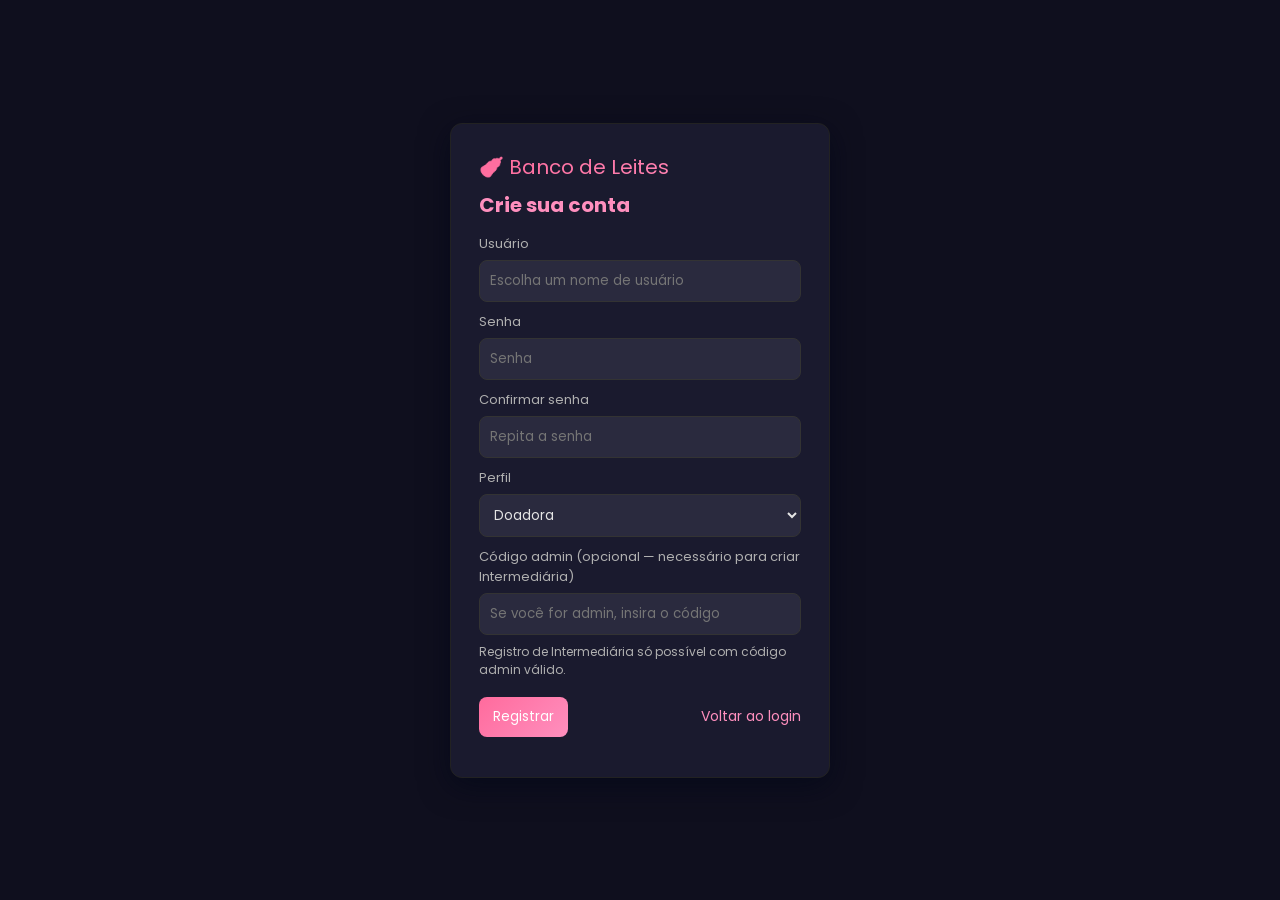
<file: front/src/pages/CadastroPage/index.html>
<!DOCTYPE html>
<html lang="pt-BR">
<head>
  <meta charset="UTF-8">
  <meta name="viewport" content="width=device-width, initial-scale=1.0">
  <title>Registrar — Banco de Leites</title>
  <link rel="stylesheet" href="styles.css">
  <script type="module" src="script.js" defer></script>
</head>
<body>
  <div class="register-page">
    <div class="register-card">
      <div class="logo">🍼 Banco de Leites</div>
      <h2>Crie sua conta</h2>
    
      <div id="register-error" class="error-msg">As senhas não coincidem. </div>
      <form id="register-form">
        <label>Usuário</label>
        <input type="text" id="reg-username" name="user" placeholder="Escolha um nome de usuário" required autocomplete="off">

        <label>Senha</label>
        <input type="password" id="reg-password" name="password" placeholder="Senha" required>

        <label>Confirmar senha</label>
        <input type="password" id="reg-password-confirm" name="confirm_password" placeholder="Repita a senha" required>

        <label>Perfil</label>
        <select name="profile" id="reg-role">
          <option value="doador">Doadora</option>
          <option value="intermediario">Receptora</option>
        </select>

        <label>Código admin (opcional — necessário para criar Intermediária)</label>
        <input type="text" id="reg-admin-code" name="adm-code" placeholder="Se você for admin, insira o código">

        <div class="hint">Registro de Intermediária só possível com código admin válido.</div>

        <div class="actions">
          <button type="submit" class="btn-primary" id="registrar">Registrar</button>
          <a class="btn-link" href="../LoginPage/login.html">Voltar ao login</a>
        </div>

        <div id="reg-message" class="message"></div>
      </form>
    </div>
  </div>
</body>
</html>
</file>
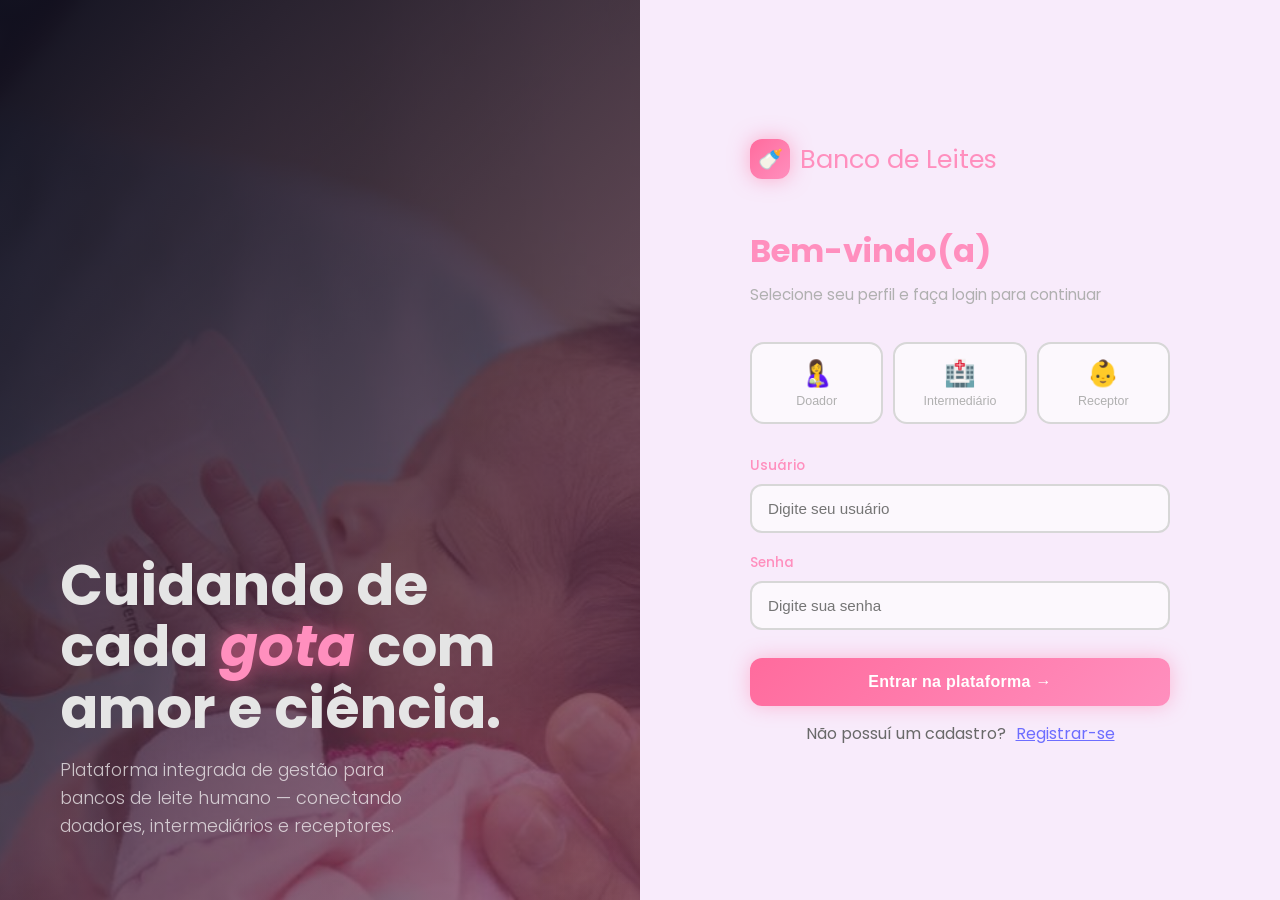
<file: front/src/pages/LoginPage/login.html>
<!DOCTYPE html>
<html lang="pt-BR">
<head>
<meta charset="UTF-8">
<meta name="viewport" content="width=device-width, initial-scale=1.0">
<title>Banco de Leites — BL</title>
<link rel="preconnect" href="https://fonts.googleapis.com">
<link rel="preconnect" href="https://fonts.gstatic.com" crossorigin>
<link href="https://fonts.googleapis.com/css2?family=Poppins:ital,wght@0,100;0,200;0,300;0,400;0,500;0,600;0,700;0,800;0,900;1,100;1,200;1,300;1,400;1,500;1,600;1,700;1,800;1,900&display=swap" rel="stylesheet">
<link rel="stylesheet" href="styles.css">
<script type='module' src="script.js"></script>
</head>
<body>

<!-- ===== LOGIN ===== -->
<div id="login-page">
  <div class="login-visual">
    <img src="../../../assets/bebe.jpg" alt="Laboratório" onerror="this.style.display='none'">
    <div class="login-visual-overlay">
      <div class="login-visual-text">
        <h1>Cuidando de cada <em>gota</em> com amor e ciência.</h1>
        <p>Plataforma integrada de gestão para bancos de leite humano — conectando doadores, intermediários e receptores.</p>
      </div>
    </div>
  </div>

  <div class="login-form-side">
    <div class="login-form-container">
      <div class="login-logo">
        <div class="logo-icon">🍼</div>
        <span>Banco de Leites</span>
      </div>

      <h2>Bem-vindo(a)</h2>
      <p class="subtitle">Selecione seu perfil e faça login para continuar</p>

      <div class="role-selector">
        <button class="role-btn" data-role="doador" onclick="selectRole(this, 'doador')">
          <span class="role-icon">🤱</span>
          <span class="role-label">Doador</span>
        </button>
        <button class="role-btn" data-role="intermediario" onclick="selectRole(this, 'intermediario')">
          <span class="role-icon">🏥</span>
          <span class="role-label">Intermediário</span>
        </button>
        <button class="role-btn" data-role="receptor" onclick="selectRole(this, 'receptor')">
          <span class="role-icon">👶</span>
          <span class="role-label">Receptor</span>
        </button>
      </div>

      <div id="login-error" class="error-msg">Usuário ou senha incorretos. Tente novamente.</div>
      <div id="norole-error" class="error-msg">Selecione uma opção para fazer o login.</div>

      <div class="form-group">
        <label>Usuário</label>
        <input type="text" class="form-input" id="login-user" placeholder="Digite seu usuário" autocomplete="off">
      </div>

      <div class="form-group">
        <label>Senha</label>
        <input type="password" class="form-input" id="login-pass" placeholder="Digite sua senha">
      </div>

      <button class="btn-primary" onclick="doLogin()">Entrar na plataforma →</button>
      <p class="flex row center" style="padding: 15px; gap: 10px;"> Não possuí um cadastro? <a href="../CadastroPage/index.html"> Registrar-se </a></p>
    </div>
  </div>
</div>

<!-- ===== APP SHELL ===== -->
<div id="app-shell">
  <div class="topbar">
    <div class="topbar-logo">
      <div class="tl-icon">🍼</div>
      BL
    </div>
    <div class="topbar-right">
      <div class="topbar-user">
        <div class="user-avatar" id="user-avatar">👤</div>
        <span id="user-name-display">—</span>
        <span class="role-badge" id="role-badge-display">—</span>
      </div>
      <button class="btn-logout" onclick="doLogout()">Sair</button>
    </div>
  </div>

  <!-- DONOR TABS -->
  <div class="tab-nav" id="donor-tabs" style="display:none">
    <button class="tab-btn active" onclick="switchTab('donor','formulario',this)">📋 Formulário de Doação</button>
  </div>

  <!-- INTERMEDIARIO TABS -->
  <div class="tab-nav" id="inter-tabs" style="display:none">
    <button class="tab-btn active" onclick="switchTab('inter','respostas',this)">📥 Respostas dos Doadores</button>
    <button class="tab-btn" onclick="switchTab('inter','leites',this)">🧊 Registro de Leites</button>
    <button class="tab-btn" onclick="switchTab('inter','pedidos',this)">📤 Pedidos dos Receptores</button>
  </div>

  <!-- RECEPTOR TABS -->
  <div class="tab-nav" id="receptor-tabs" style="display:none">
    <button class="tab-btn active" onclick="switchTab('receptor','solicitar',this)">📝 Fazer Pedido</button>
    <button class="tab-btn" onclick="switchTab('receptor','meuspedidos',this)">📋 Meus Pedidos</button>
  </div>

  <div class="main-content">

    <!-- ============ DONOR PANELS ============ -->
    <div id="panel-donor-formulario" class="panel active">
      <div class="panel-header">
        <h2>Formulário de Doação</h2>
        <p>Preencha todas as informações abaixo. Os dados serão enviados ao intermediário para análise.</p>
      </div>

      <div id="donor-success-state" class="submitted-state" style="display:none">
        <div class="ss-icon">✅</div>
        <h3>Formulário enviado com sucesso!</h3>
        <p>Suas informações foram recebidas pelo intermediário. Você será contactada em breve pelo número de telefone informado.</p>
      </div>

      <div class=" id=">
        <div class="section-label">Informações Pessoais</div>

        <div class="form-grid">
          <div class="form-group-inner">
            <label>Nome Completo *</label>
            <input type="text" id="d-nome" placeholder="Seu nome completo">
          </div>
          <div class="form-group-inner">
            <label>Data de Nascimento *</label>
            <input type="date" id="d-datanascimento">
          </div>
        </div>

        <div class="form-grid">
          <div class="form-group-inner">
            <label>Número de Telefone *</label>
            <input type="tel" id="d-telefone" placeholder="(00) 00000-0000">
          </div>
          <div class="form-group-inner">
            <label>Localização / Cidade *</label>
            <input type="text" id="d-localizacao" placeholder="Cidade — Estado">
          </div>
        </div>

        <hr class="section-divider">
        <div class="section-label">Saúde e Histórico</div>

        <div class="form-grid single">
          <div class="form-group-inner">
            <label>Portadora de alguma doença? Se sim, qual(is)?</label>
            <textarea id="d-doenca" placeholder="Descreva condições de saúde relevantes, ou escreva 'Nenhuma'"></textarea>
          </div>
        </div>

        <div class="form-grid single">
          <div class="form-group-inner">
            <label>Usa algum medicamento ou droga atualmente? Se sim, qual(is)?</label>
            <textarea id="d-medicamento" placeholder="Liste medicamentos em uso, ou escreva 'Nenhum'"></textarea>
          </div>
        </div>

        <div class="form-grid">
          <div class="form-group-inner">
            <label>Faz uso de álcool ou tabaco?</label>
            <div class="radio-group" style="margin-top:10px">
              <label class="radio-option"><input type="radio" name="alcool" value="Não"> Não</label>
              <label class="radio-option"><input type="radio" name="alcool" value="Álcool"> Álcool</label>
              <label class="radio-option"><input type="radio" name="alcool" value="Tabaco"> Tabaco</label>
              <label class="radio-option"><input type="radio" name="alcool" value="Ambos"> Ambos</label>
            </div>
          </div>
          <div class="form-group-inner">
            <label>Está amamentando atualmente?</label>
            <div class="radio-group" style="margin-top:10px">
              <label class="radio-option"><input type="radio" name="amamenta" value="Sim"> Sim</label>
              <label class="radio-option"><input type="radio" name="amamenta" value="Não"> Não</label>
            </div>
          </div>
        </div>

        <hr class="section-divider">
        <div class="section-label">Exames Médicos</div>

        <div class="form-group-inner">
          <label>Enviar fotos dos exames médicos (opcional)</label>
          <label class="file-upload-area" for="d-exames">
            <div class="upload-icon">📎</div>
            <p>Clique para selecionar arquivos de exames (JPG, PNG, PDF)</p>
            <p style="font-size:0.78rem;margin-top:4px;color:#9CA3AF">Máx. 10 MB por arquivo</p>
            <input type="file" id="d-exames" multiple accept="image/*,.pdf">
          </label>
          <p id="files-selected" style="font-size:0.82rem;color:var(--success);margin-top:8px;display:none"></p>
        </div>

        <div class="form-submit-row">
          <button class="btn-secondary" onclick="clearDonorForm()">Limpar</button>
          <button class="btn-submit" onclick="submitDonorForm()">Enviar para o Intermediário →</button>
        </div>
      </div>
    </div>

    <!-- ============ INTERMEDIARIO PANELSsssS ============ -->
    <div id="panel-inter-respostas" class="panel" style="display:none">
      <div class="panel-header">
        <h2>Respostas dos Doadores</h2>
        <p>Formulários recebidos dos doadores cadastrados na plataforma.</p>
      </div>

      <div class="stats-row">
        <div class="stat-card">
          <div class="stat-label">Total Recebido</div>
          <div class="stat-value stat-accent" id="stat-total">0</div>
        </div>
        <div class="stat-card">
          <div class="stat-label">Pendentes</div>
          <div class="stat-value" id="stat-pendentes">0</div>
        </div>
        <div class="stat-card">
          <div class="stat-label">Aprovados</div>
          <div class="stat-value" id="stat-aprovados">0</div>
        </div>
      </div>

      <div class="table-wrapper" id="donor-responses-wrapper">
        <div class="empty-state" id="donor-empty-state">
          <div class="es-icon">📭</div>
          <h3>Nenhum formulário recebido</h3>
          <p>Quando doadores enviarem seus formulários, eles aparecerão aqui.</p>
        </div>
        <table class="data-table" id="donor-responses-table" style="display:none">
          <thead>
            <tr>
              <th>Nome Completo</th>
              <th>Nasc.</th>
              <th>Localização</th>
              <th>Telefone</th>
              <th>Doença</th>
              <th>Medicamento</th>
              <th>Álcool/Tab.</th>
              <th>Exames</th>
              <th>Status</th>
            </tr>
          </thead>
          <tbody id="donor-responses-tbody"></tbody>
        </table>
      </div>
    </div>

    <div id="panel-inter-leites" class="panel" style="display:none">
      <div class="panel-header" style="display:flex;justify-content:space-between;align-items:flex-start">
        <div>
          <h2>Registro de Leites</h2>
          <p>Gerencie cada leva de leite recebida — temperatura, destino e rastreabilidade.</p>
        </div>
        <button class="add-batch-btn" onclick="openBatchModal()">
          + Nova Leva
        </button>
      </div>

      <div class="batches-grid" id="batches-grid">
        <div class="empty-state" style="grid-column:1/-1">
          <div class="es-icon">🧊</div>
          <h3>Nenhuma leva registrada</h3>
          <p>Clique em "Nova Leva" para adicionar um registro de leite recebido.</p>
        </div>
      </div>
    </div>

    <div id="panel-inter-pedidos" class="panel" style="display:none">
      <div class="panel-header">
        <h2>Pedidos dos Receptores</h2>
        <p>Solicitações recebidas de famílias e unidades de saúde aguardando atendimento.</p>
      </div>

      <div class="receptor-requests-list" id="receptor-requests-list">
        <div class="empty-state">
          <div class="es-icon">📤</div>
          <h3>Nenhum pedido recebido</h3>
          <p>Quando receptores enviarem solicitações, elas aparecerão aqui para análise.</p>
        </div>
      </div>
    </div>

    <!-- ============ RECEPTOR PANELS ============ -->
    <div id="panel-receptor-solicitar" class="panel" style="display:none">
      <div class="panel-header">
        <h2>Solicitar Leite</h2>
        <p>Preencha o formulário abaixo para encaminhar seu pedido ao banco de leite.</p>
      </div>

      <div id="receptor-success-state" style="display:none" class="submitted-state">
        <div class="ss-icon">📬</div>
        <h3>Pedido enviado!</h3>
        <p>Sua solicitação foi recebida pelo intermediário e está em análise. Você será contactado pelo telefone informado.</p>
        <button class="btn-submit" style="margin-top:28px" onclick="newReceptorRequest()">Fazer outro pedido</button>
      </div>

      <div class="rf-card" id="receptor-form-card">
        <h3>Dados do Solicitante</h3>
        <p class="rf-sub">Todas as informações são confidenciais e utilizadas somente para o processo de doação.</p>

        <div class="form-grid">
          <div class="form-group-inner">
            <label>Nome Completo *</label>
            <input type="text" id="r-nome" placeholder="Nome completo do responsável">
          </div>
          <div class="form-group-inner">
            <label>Data de Nascimento *</label>
            <input type="date" id="r-data">
          </div>
        </div>

        <div class="form-grid">
          <div class="form-group-inner">
            <label>CPF *</label>
            <input type="text" id="r-cpf" placeholder="000.000.000-00" maxlength="14">
          </div>
          <div class="form-group-inner">
            <label>Número de Telefone *</label>
            <input type="tel" id="r-telefone" placeholder="(00) 00000-0000">
          </div>
        </div>

        <div class="form-grid single">
          <div class="form-group-inner">
            <label>Observações / Motivo da solicitação</label>
            <textarea id="r-obs" placeholder="Informe o motivo do pedido, dados do bebê, etc."></textarea>
          </div>
        </div>

        <div class="form-submit-row">
          <button class="btn-submit" onclick="submitReceptorRequest()">Enviar Pedido →</button>
        </div>
      </div>
    </div>

    <div id="panel-receptor-meuspedidos" class="panel" style="display:none">
      <div class="panel-header">
        <h2>Meus Pedidos</h2>
        <p>Histórico de solicitações enviadas ao banco de leite.</p>
      </div>
      <div id="my-requests-list" class="receptor-requests-list">
        <div class="empty-state">
          <div class="es-icon">📋</div>
          <h3>Nenhum pedido enviado</h3>
          <p>Seus pedidos enviados aparecerão aqui.</p>
        </div>
      </div>
    </div>

  </div><!-- /main-content -->
</div><!-- /app-shell -->

<!-- ===== BATCH MODAL ===== -->
<div class="modal-overlay" id="batch-modal">
  <div class="modal-box">
    <h3>Nova Leva de Leite</h3>
    <p class="modal-sub">Registre os dados da leva recebida. Cada bloco representa uma remessa de leite.</p>

    <div class="form-grid">
      <div class="form-group-inner">
        <label>Identificador / Código da Leva</label>
        <input type="text" id="b-id" placeholder="Ex: LEVA-2024-001">
      </div>
      <div class="form-group-inner">
        <label>Temperatura (°C)</label>
        <input type="number" id="b-temp" placeholder="-18" step="0.1">
      </div>
    </div>

    <div class="form-grid">
      <div class="form-group-inner">
        <label>Data de Retirada</label>
        <input type="date" id="b-retirada">
      </div>
      <div class="form-group-inner">
        <label>Data de Uso / Validade</label>
        <input type="date" id="b-uso">
      </div>
    </div>

    <div class="form-grid single">
      <div class="form-group-inner">
        <label>Localização Atual</label>
        <input type="text" id="b-local" placeholder="Ex: Freezer A — Prateleira 2">
      </div>
    </div>

    <div class="form-grid single">
      <div class="form-group-inner">
        <label>Destinado a (Receptor / Instituição)</label>
        <input type="text" id="b-destino" placeholder="Nome do receptor ou instituição">
      </div>
    </div>

    <div class="form-submit-row">
      <button class="btn-secondary" onclick="closeBatchModal()">Cancelar</button>
      <button class="btn-submit" onclick="saveBatch()">Salvar Leva</button>
    </div>
  </div>
</div>
</body>
</html>
</file>
<file: front/src/pages/CadastroPage/styles.css>
@import url('https://fonts.googleapis.com/css2?family=Poppins:ital,wght@0,100;0,200;0,300;0,400;0,500;0,600;0,700;0,800;0,900;1,100;1,200;1,300;1,400;1,500;1,600;1,700;1,800;1,900&display=swap');

:root {
	--rose: #FF6B9D;
	--rose-light: #FF8FBE;
	--dark-bg: #0F0F1E;
	--dark-card: #1A1A2E;
	--dark-lighter: #2a2a3e;
	--text-light: #E5E5E5;
	--text-lighter: #B0B0B0;
	--success: #10B981;
	--error: #DC2626;
}

* {
    box-sizing:border-box;
    font-family:Poppins, Inter, system-ui, -apple-system, 'Segoe UI', Roboto
}

body {
    margin:0;
    background:var(--dark-bg);
    color:var(--text-light);
    display:flex;
    align-items:center;
    justify-content:center;
    height:100vh
}

.register-card {
    width:380px;
    background:var(--dark-card);
    padding:28px;
    border-radius:12px;
    box-shadow:0 8px 30px rgba(2,6,23,0.6);
    text-align:left;
    border:1px solid #222
}

.logo {
    font-size:20px;
    margin-bottom:8px;
    background:linear-gradient(135deg,var(--rose),var(--rose-light));
    -webkit-background-clip:text;
    background-clip:text;
    color:transparent
}

h2 {
    margin:6px 0 14px;
    font-size:20px;
    color:var(--rose-light)
}

label {
    display:block;
    font-size:13px;
    color:var(--text-lighter);
    margin-top:10px
}

input,select {
    width:100%;
    padding:10px;
    border-radius:8px;
    border:1px solid #333;
    background:var(--dark-lighter);
    color:var(--text-light);
    margin-top:6px
}

.hint {
    font-size:12px;
    color:var(--text-lighter);
    margin-top:8px
}

.actions {
    display:flex;
    align-items:center;
    justify-content:space-between;
    margin-top:18px
}

.btn-primary{
    background:linear-gradient(135deg,var(--rose),var(--rose-light));
    color:#fff;
    padding:10px 14px;
    border-radius:8px;
    border:none;
    cursor:pointer
}

.btn-link {
    color:var(--rose-light);
    text-decoration:none;
    font-size:14px
}

.message {
    margin-top:12px;
    font-size:14px
}

.message.error {
    color:var(--error)
}

.message.success{
    color:var(--success)
}

/* Make inputs and buttons glow slightly in pink */
.btn-primary:hover {
    box-shadow:0 0 18px rgba(255,107,157,0.45);
    transform:translateY(-2px)
}

.error-msg {
    background: rgba(239, 68, 68, 0.2);
    color: #FF6B9D;
    padding: 12px 16px;
    border-radius: 10px;
    font-size: 0.875rem;
    margin-bottom: 20px;
    display: none;
    border: 1px solid #FF6B9D;
  }
</file>
<file: front/src/pages/LoginPage/styles.css>
@import url('https://fonts.googleapis.com/css2?family=Poppins:ital,wght@0,100;0,200;0,300;0,400;0,500;0,600;0,700;0,800;0,900;1,100;1,200;1,300;1,400;1,500;1,600;1,700;1,800;1,900&display=swap');

:root {
    --rose: #FF6B9D;
    --rose-light: #FF8FBE;
    --rose-pale: #FF6B9D;
    --dark-bg: #ffffff;
    --dark-card: #f8ebfb;
    --dark-lighter: #fcf8fd;
    --text-light: #696969;
    --text-lighter: #B0B0B0;
    --success: #10B981;
    --warning: #F59E0B;
    --border-dark: #e6e6e6;
  }

  * { margin: 0; padding: 0; box-sizing: border-box; }

  body {
    font-family: 'Poppins', sans-serif;
    background: var(--dark-bg);
    color: var(--text-light);
    min-height: 100vh;
    overflow-x: hidden;
  }

  /* ===== LOGIN PAGE ===== */
  #login-page {
    min-height: 100vh;
    display: grid;
    grid-template-columns: 1fr 1fr;
  }

  .login-visual {
    position: relative;
    overflow: hidden;
    background: linear-gradient(135deg, #0F0F1E 0%, #1A1A2E 100%);
  }

  .login-visual img {
    width: 100%;
    height: 100%;
    object-fit: cover;
    opacity: 0.45;
  }

  .login-visual-overlay {
    position: absolute;
    inset: 0;
    background: linear-gradient(135deg, rgba(15,15,30,0.95) 0%, rgba(255,107,157,0.3) 100%);
    display: flex;
    flex-direction: column;
    justify-content: flex-end;
    padding: 60px;
  }

  .login-visual-text h1 {
    font-family: 'Poppins', sans-serif;
    font-size: 3.5rem;
    color: #E5E5E5;
    line-height: 1.1;
    margin-bottom: 16px;
  }

  .login-visual-text h1 em {
    color: #FF8FBE;
    font-style: italic;
    text-shadow: 0 0 20px rgba(255,107,157,0.6);
  }

  .login-visual-text p {
    color: rgba(255,255,255,0.7);
    font-size: 1.1rem;
    font-weight: 300;
    max-width: 380px;
    line-height: 1.6;
  }

  .login-form-side {
    display: flex;
    flex-direction: column;
    justify-content: center;
    align-items: center;
    padding: 60px;
    background: var(--dark-card);
  }

  .login-form-container {
    width: 100%;
    max-width: 420px;
  }

  .login-logo { 
    display: flex;
    align-items: center;
    gap: 10px;
    margin-bottom: 48px;
  }

  .login-logo .logo-icon {
    width: 40px;
    height: 40px;
    background: linear-gradient(135deg, #FF6B9D 0%, #FF8FBE 100%);
    border-radius: 12px;
    display: flex;
    align-items: center;
    justify-content: center;
    font-size: 20px;
    box-shadow: 0 0 20px rgba(255,107,157,0.5);
  }

  .login-logo span {
    font-family: 'Poppins', sans-serif;
    font-size: 1.6rem;
    color: #FF8FBE;
  }

  .login-form-container h2 {
    font-family: 'Poppins', sans-serif;
    font-size: 2rem;
    color: #FF8FBE;
    margin-bottom: 8px;
  }

  .login-form-container .subtitle {
    color: var(--text-lighter);
    font-size: 0.95rem;
    margin-bottom: 36px;
  }

  /* Role selector */
  .role-selector {
    display: grid;
    grid-template-columns: 1fr 1fr 1fr;
    gap: 10px;
    margin-bottom: 32px;
  }

  .role-btn {
    border: 2px solid #d7d7d7;
    background: var(--dark-lighter);
    border-radius: 14px;
    padding: 14px 10px;
    cursor: pointer;
    text-align: center;
    transition: all 0.2s;
    font-family: 'DM Sans', sans-serif;
    color: var(--text-lighter);
  }

  .role-btn .role-icon { font-size: 1.6rem; display: block; margin-bottom: 6px; }
  .role-btn .role-label { font-size: 0.78rem; font-weight: 500; color: var(--text-lighter); display: block; }

  .role-btn:hover { border-color: #FF8FBE; background: rgba(255,107,157,0.1); }
  .role-btn.active {
    border-color: #FF6B9D;
    background: rgba(255,107,157,0.2);
    box-shadow: 0 0 15px rgba(255,107,157,0.4);
  }
  .role-btn.active .role-label { color: #FF8FBE; }

  .form-group { margin-bottom: 20px; }
  .form-group label {
    display: block;
    font-size: 0.85rem;
    font-weight: 500;
    color: #FF8FBE;
    margin-bottom: 8px;
  }

  .form-input {
    width: 100%;
    padding: 14px 16px;
    border: 2px solid #d7d7d7;
    border-radius: 12px;
    font-family: 'DM Sans', sans-serif;
    font-size: 0.95rem;
    color: var(--text-light);
    background: var(--dark-lighter);
    transition: border-color 0.2s;
    outline: none;
  }

  .form-input:focus { border-color: #FF8FBE; box-shadow: 0 0 10px rgba(255,107,157,0.3); }

  .btn-primary {
    width: 100%;
    padding: 15px;
    background: linear-gradient(135deg, #FF6B9D 0%, #FF8FBE 100%);
    color: white;
    border: none;
    border-radius: 12px;
    font-family: 'DM Sans', sans-serif;
    font-size: 1rem;
    font-weight: 600;
    cursor: pointer;
    transition: all 0.2s;
    margin-top: 8px;
    letter-spacing: 0.3px;
    box-shadow: 0 0 20px rgba(255,107,157,0.4);
  }

  .btn-primary:hover { transform: translateY(-2px); box-shadow: 0 0 30px rgba(255,107,157,0.6); }

  .error-msg {
    background: rgba(239, 68, 68, 0.2);
    color: #FF6B9D;
    padding: 12px 16px;
    border-radius: 10px;
    font-size: 0.875rem;
    margin-bottom: 20px;
    display: none;
    border: 1px solid #FF6B9D;
  }

  /* ===== APP SHELL ===== */
  #app-shell { display: none; min-height: 100vh; }

  .topbar {
    height: 68px;
    background: linear-gradient(135deg, var(--dark-bg) 0%, var(--dark-card) 100%);
    display: flex;
    align-items: center;
    justify-content: space-between;
    padding: 0 32px;
    position: sticky;
    top: 0;
    z-index: 100;
    box-shadow: 0 0 20px rgba(255,107,157,0.2);
    border-bottom: 1px solid #d7d7d7;
  }

  .topbar-logo {
    font-family: 'Poppins', sans-serif;
    font-size: 1.4rem;
    color: #FF8FBE;
    display: flex;
    align-items: center;
    gap: 10px;
    font-weight: 600;
  }

  .topbar-logo .tl-icon {
    width: 34px; height: 34px;
    background: linear-gradient(135deg, #FF6B9D, #FF8FBE);
    border-radius: 9px;
    display: flex; align-items: center; justify-content: center;
    font-size: 17px;
    box-shadow: 0 0 15px rgba(255,107,157,0.5);
  }

  .topbar-right {
    display: flex;
    align-items: center;
    gap: 20px;
  }

  .topbar-user {
    display: flex;
    align-items: center;
    gap: 10px;
    color: var(--text-lighter);
    font-size: 0.9rem;
  }

  .user-avatar {
    width: 36px; height: 36px;
    background: linear-gradient(135deg, #FF6B9D, #FF8FBE);
    border-radius: 50%;
    display: flex; align-items: center; justify-content: center;
    font-size: 15px;
    box-shadow: 0 0 15px rgba(255,107,157,0.5);
  }

  .role-badge {
    background: rgba(255,107,157,0.2);
    color: #FF8FBE;
    padding: 3px 10px;
    border-radius: 20px;
    font-size: 0.78rem;
    font-weight: 500;
    border: 1px solid #FF6B9D;
  }

  .btn-logout {
    background: rgba(255,107,157,0.1);
    color: #FF8FBE;
    border: 1px solid #FF6B9D;
    padding: 8px 16px;
    border-radius: 8px;
    cursor: pointer;
    font-family: 'DM Sans', sans-serif;
    font-size: 0.85rem;
    transition: background 0.2s;
  }
  .btn-logout:hover { background: rgba(255,107,157,0.2); box-shadow: 0 0 10px rgba(255,107,157,0.3); }

  /* ===== TABS ===== */
  .tab-nav {
    background: var(--dark-card);
    border-bottom: 1px solid #d7d7d7;
    display: flex;
    padding: 0 32px;
    gap: 4px;
  }

  .tab-btn {
    padding: 16px 22px;
    background: none;
    border: none;
    border-bottom: 3px solid transparent;
    font-family: 'Poppins', sans-serif;
    font-size: 0.9rem;
    font-weight: 500;
    color: var(--text-lighter);
    cursor: pointer;
    transition: all 0.2s;
    white-space: nowrap;
  }

  .tab-btn:hover { color: #FF8FBE; }
  .tab-btn.active {
    color: #FF8FBE;
    border-bottom-color: #FF8FBE;
    text-shadow: 0 0 10px rgba(255,107,157,0.5);
  }

  /* ===== MAIN CONTENT ===== */
  .main-content {
    padding: 40px 32px;
    max-width: 1100px;
    margin: 0 auto;
    background: var(--dark-bg);
  }

  .panel { display: none; animation: fadeIn 0.3s ease; }
  .panel.active { display: block; }

  @keyframes fadeIn { from { opacity: 0; transform: translateY(8px); } to { opacity: 1; transform: translateY(0); } }

  .panel-header {
    margin-bottom: 32px;
  }

  .panel-header h2 {
    font-family: 'Poppins', sans-serif;
    font-size: 2rem;
    color: #FF8FBE;
    margin-bottom: 6px;
  }

  .panel-header p {
    color: var(--text-lighter);
    font-size: 0.95rem;
  }

  /* ===== DONOR FORM ===== */
  .donor-form-card {
    background: var(--dark-card);
    border: 1px solid #d7d7d7;
    border-radius: 20px;
    padding: 40px;
    box-shadow: 0 0 20px rgba(255,107,157,0.1);
  }

  .form-grid {
    display: grid;
    grid-template-columns: 1fr 1fr;
    gap: 20px;
    margin-bottom: 20px;
  }

  .form-grid.single { grid-template-columns: 1fr; }

  .form-group-inner label {
    display: block;
    font-size: 0.85rem;
    font-weight: 500;
    color: #FF8FBE;
    margin-bottom: 8px;
  }

  .form-group-inner input,
  .form-group-inner select,
  .form-group-inner textarea {
    width: 100%;
    padding: 12px 14px;
    border: 2px solid #d7d7d7;
    border-radius: 10px;
    font-family: 'DM Sans', sans-serif;
    font-size: 0.9rem;
    color: var(--text-light);
    background: var(--dark-lighter);
    transition: border-color 0.2s;
    outline: none;
  }

  .form-group-inner input:focus,
  .form-group-inner select:focus,
  .form-group-inner textarea:focus { border-color: #FF8FBE; box-shadow: 0 0 10px rgba(255,107,157,0.3); }

  .form-group-inner textarea { resize: vertical; min-height: 90px; }

  .file-upload-area {
    border: 2px dashed #FF6B9D;
    border-radius: 12px;
    padding: 28px;
    text-align: center;
    cursor: pointer;
    transition: all 0.2s;
    background: rgba(255,107,157,0.05);
  }

  .file-upload-area:hover { border-color: #FF8FBE; background: rgba(255,107,157,0.1); box-shadow: 0 0 15px rgba(255,107,157,0.2); }
  .file-upload-area .upload-icon { font-size: 2rem; margin-bottom: 8px; }
  .file-upload-area p { color: var(--text-lighter); font-size: 0.875rem; }
  .file-upload-area input[type="file"] { display: none; }

  .section-divider {
    border: none;
    border-top: 1px solid #d7d7d7;
    margin: 28px 0;
  }

  .section-label {
    font-size: 0.78rem;
    font-weight: 600;
    text-transform: uppercase;
    letter-spacing: 1px;
    color: #FF8FBE;
    margin-bottom: 20px;
    text-shadow: 0 0 5px rgba(255,107,157,0.3);
  }

  .radio-group {
    display: flex;
    gap: 16px;
  }

  .radio-option {
    display: flex;
    align-items: center;
    gap: 8px;
    cursor: pointer;
    font-size: 0.9rem;
    color: var(--text-light);
  }

  .radio-option input[type="radio"] { accent-color: #FF8FBE; }

  .form-submit-row {
    display: flex;
    justify-content: flex-end;
    margin-top: 28px;
    gap: 12px;
  }

  .btn-secondary {
    padding: 12px 24px;
    background: transparent;
    color: #FF8FBE;
    border: 2px solid #FF6B9D;
    border-radius: 10px;
    font-family: 'DM Sans', sans-serif;
    font-size: 0.9rem;
    font-weight: 500;
    cursor: pointer;
    transition: all 0.2s;
  }

  .btn-secondary:hover { border-color: #FF8FBE; background: rgba(255,107,157,0.1); box-shadow: 0 0 10px rgba(255,107,157,0.2); }

  .btn-submit {
    padding: 12px 28px;
    background: linear-gradient(135deg, #FF6B9D 0%, #FF8FBE 100%);
    color: white;
    border: none;
    border-radius: 10px;
    font-family: 'DM Sans', sans-serif;
    font-size: 0.9rem;
    font-weight: 600;
    cursor: pointer;
    transition: all 0.2s;
    box-shadow: 0 0 15px rgba(255,107,157,0.3);
  }

  .btn-submit:hover { transform: translateY(-2px); box-shadow: 0 0 25px rgba(255,107,157,0.5); }

  /* ===== SUCCESS CARD ===== */
  .success-banner {
    background: linear-gradient(135deg, #D1FAE5, #A7F3D0);
    border: 1px solid #6EE7B7;
    border-radius: 14px;
    padding: 20px 24px;
    display: flex;
    align-items: center;
    gap: 14px;
    margin-bottom: 28px;
    display: none;
  }

  .success-banner .sb-icon { font-size: 1.5rem; }
  .success-banner p { color: #065F46; font-weight: 500; }

  /* ===== INTERMEDIARIO PANELS ===== */
  .data-table {
    width: 100%;
    border-collapse: collapse;
    font-size: 0.875rem;
  }

  .data-table th {
    background: var(--navy);
    color: rgba(255,255,255,0.9);
    padding: 12px 16px;
    text-align: left;
    font-weight: 500;
    font-size: 0.8rem;
    text-transform: uppercase;
    letter-spacing: 0.5px;
  }

  .data-table th:first-child { border-radius: 10px 0 0 10px; }
  .data-table th:last-child { border-radius: 0 10px 10px 0; }

  .data-table td {
    padding: 14px 16px;
    border-bottom: 1px solid #F3F4F6;
    color: var(--navy);
  }

  .data-table tr:last-child td { border-bottom: none; }
  .data-table tr:hover td { background: var(--rose-pale); }

  .tag {
    display: inline-block;
    padding: 3px 10px;
    border-radius: 20px;
    font-size: 0.75rem;
    font-weight: 600;
  }

  .tag-sim { background: rgba(16,185,129,0.2); color: #10B981; border: 1px solid #10B981; }
  .tag-nao { background: rgba(107,114,128,0.2); color: #9CA3AF; border: 1px solid #4B5563; }
  .tag-pendente { background: rgba(245,158,11,0.2); color: #FBBF24; border: 1px solid #F59E0B; }
  .tag-enviado { background: rgba(59,130,246,0.2); color: #60A5FA; border: 1px solid #3B82F6; }

  /* ===== MILK BATCH CARDS ===== */
  .batches-grid {
    display: grid;
    grid-template-columns: repeat(auto-fill, minmax(300px, 1fr));
    gap: 20px;
    margin-top: 24px;
  }

  .batch-card {
    background: var(--dark-card);
    border: 1px solid #d7d7d7;
    border-radius: 18px;
    padding: 24px;
    box-shadow: 0 0 15px rgba(255,107,157,0.1);
    position: relative;
    transition: all 0.2s;
  }

  .batch-card:hover { box-shadow: 0 0 25px rgba(255,107,157,0.2); border-color: #FF6B9D; }

  .batch-card .batch-id {
    position: absolute;
    top: 18px;
    right: 18px;
    font-size: 0.75rem;
    font-weight: 600;
    color: #FF8FBE;
    background: rgba(255,107,157,0.1);
    padding: 3px 10px;
    border-radius: 20px;
    border: 1px solid #FF6B9D;
  }

  .batch-temp {
    font-family: 'Poppins', sans-serif;
    font-size: 2.2rem;
    color: #FF8FBE;
    margin-bottom: 4px;
    text-shadow: 0 0 10px rgba(255,107,157,0.3);
  }

  .batch-temp span { font-size: 1rem; color: var(--text-lighter); font-family: 'DM Sans', sans-serif; }

  .batch-info-row {
    display: flex;
    flex-direction: column;
    gap: 8px;
    margin: 14px 0;
    font-size: 0.85rem;
  }

  .batch-info-item {
    display: flex;
    justify-content: space-between;
    color: var(--text-lighter);
  }

  .batch-info-item strong { color: #FF8FBE; font-weight: 500; }

  .batch-card-footer {
    padding-top: 14px;
    border-top: 1px solid #d7d7d7;
    display: flex;
    justify-content: space-between;
    align-items: center;
  }

  .btn-delete-batch {
    background: none;
    border: none;
    color: #FF6B9D;
    cursor: pointer;
    font-size: 0.8rem;
    font-family: 'DM Sans', sans-serif;
    padding: 4px 0;
    transition: all 0.2s;
  }

  .btn-delete-batch:hover { color: #FF8FBE; text-shadow: 0 0 5px rgba(255,107,157,0.4); }

  /* Add batch modal */
  .modal-overlay {
    position: fixed;
    inset: 0;
    background: rgba(15,33,72,0.5);
    backdrop-filter: blur(4px);
    z-index: 200;
    display: flex;
    align-items: center;
    justify-content: center;
    display: none;
  }

  .modal-overlay.open { display: flex; }

  .modal-box {
    background: white;
    border-radius: 20px;
    padding: 40px;
    width: 100%;
    max-width: 520px;
    box-shadow: 0 24px 64px rgba(0,0,0,0.2);
    animation: modalIn 0.25s ease;
  }

  @keyframes modalIn { from { transform: scale(0.95); opacity: 0; } to { transform: scale(1); opacity: 1; } }

  .modal-box h3 {
    font-family: 'Poppins', sans-serif;
    font-size: 1.5rem;
    color: var(--navy);
    margin-bottom: 6px;
  }

  .modal-box .modal-sub { color: var(--gray); font-size: 0.9rem; margin-bottom: 28px; }

  /* ===== RECEPTOR PANEL ===== */
  .receptor-requests-list {
    display: flex;
    flex-direction: column;
    gap: 14px;
    margin-top: 24px;
  }

  .request-card {
    background: white;
    border: 1px solid #E5E7EB;
    border-radius: 16px;
    padding: 22px 26px;
    display: flex;
    justify-content: space-between;
    align-items: center;
    box-shadow: 0 1px 4px rgba(0,0,0,0.04);
    transition: box-shadow 0.2s;
  }

  .request-card:hover { box-shadow: 0 4px 16px rgba(0,0,0,0.08); }

  .request-card .req-name {
    font-weight: 600;
    color: var(--navy);
    font-size: 1rem;
    margin-bottom: 4px;
  }

  .request-card .req-details {
    font-size: 0.82rem;
    color: var(--gray);
  }

  .req-actions { display: flex; gap: 10px; }

  .btn-approve {
    padding: 8px 18px;
    background: var(--success);
    color: white;
    border: none;
    border-radius: 8px;
    font-family: 'DM Sans', sans-serif;
    font-size: 0.82rem;
    font-weight: 600;
    cursor: pointer;
    transition: opacity 0.2s;
  }

  .btn-approve:hover { opacity: 0.85; }

  .btn-deny {
    padding: 8px 18px;
    background: #FEE2E2;
    color: #991B1B;
    border: none;
    border-radius: 8px;
    font-family: 'DM Sans', sans-serif;
    font-size: 0.82rem;
    font-weight: 600;
    cursor: pointer;
    transition: opacity 0.2s;
  }

  .btn-deny:hover { opacity: 0.85; }

  /* ===== ADD BATCH BTN ===== */
  .add-batch-btn {
    display: flex;
    align-items: center;
    gap: 10px;
    padding: 14px 22px;
    background: linear-gradient(135deg, var(--navy-mid), var(--navy-light));
    color: white;
    border: none;
    border-radius: 12px;
    font-family: 'DM Sans', sans-serif;
    font-size: 0.9rem;
    font-weight: 600;
    cursor: pointer;
    transition: all 0.2s;
  }

  .add-batch-btn:hover { transform: translateY(-1px); box-shadow: 0 6px 18px rgba(15,33,72,0.3); }

  /* Donor responses table */
  .table-wrapper {
    background: white;
    border: 1px solid #E5E7EB;
    border-radius: 16px;
    overflow: hidden;
    box-shadow: 0 2px 8px rgba(0,0,0,0.04);
  }

  /* Stats row */
  .stats-row {
    display: grid;
    grid-template-columns: repeat(3, 1fr);
    gap: 20px;
    margin-bottom: 32px;
  }

  .stat-card {
    background: white;
    border: 1px solid #E5E7EB;
    border-radius: 16px;
    padding: 24px;
    box-shadow: 0 2px 8px rgba(0,0,0,0.04);
  }

  .stat-card .stat-label {
    font-size: 0.8rem;
    text-transform: uppercase;
    letter-spacing: 0.8px;
    color: var(--gray);
    font-weight: 600;
    margin-bottom: 10px;
  }

  .stat-card .stat-value {
    font-family: 'Poppins', sans-serif;
    font-size: 2.5rem;
    color: var(--navy);
    line-height: 1;
  }

  .stat-card .stat-accent { color: var(--rose); }

  /* Empty state */
  .empty-state {
    text-align: center;
    padding: 60px 20px;
    color: var(--gray);
  }

  .empty-state .es-icon { font-size: 3rem; margin-bottom: 14px; }
  .empty-state h3 { color: var(--navy); font-family: 'Poppins', sans-serif; margin-bottom: 8px; }

  /* Donor submitted state */
  .submitted-state {
    text-align: center;
    padding: 80px 20px;
    background: rgba(255,107,157,0.05);
    border-radius: 20px;
    border: 1px solid #d7d7d7;
  }

  .submitted-state .ss-icon { font-size: 4rem; margin-bottom: 20px; }
  .submitted-state h3 {
    font-family: 'Poppins', sans-serif;
    font-size: 1.8rem;
    color: #FF8FBE;
    margin-bottom: 10px;
  }
  .submitted-state p { color: var(--text-lighter); max-width: 400px; margin: 0 auto; line-height: 1.6; }

  /* Reception confirmed state for receptor */
  .rf-card {
    background: white;
    border: 1px solid #E5E7EB;
    border-radius: 20px;
    padding: 40px;
    max-width: 600px;
  }

  .rf-card h3 {
    font-family: 'Poppins', sans-serif;
    font-size: 1.5rem;
    color: var(--navy);
    margin-bottom: 6px;
  }

  a {
    color: rgb(109, 109, 255);
  }

  .flex {
    display: flex;
  }

  .row {
    flex-direction: row;
  }

  .center {
    align-items: center;
    justify-content: center;
  }
  .rf-card .rf-sub { color: var(--gray); font-size: 0.9rem; margin-bottom: 28px; }

  @media (max-width: 768px) {
    #login-page { grid-template-columns: 1fr; }
    .login-visual { display: none; }
    .login-form-side { padding: 40px 24px; }
    .form-grid { grid-template-columns: 1fr; }
    .stats-row { grid-template-columns: 1fr; }
    .main-content { padding: 24px 16px; }
    .tab-nav { padding: 0 16px; overflow-x: auto; }
    .topbar { padding: 0 16px; }
    .batches-grid { grid-template-columns: 1fr; }
  }
</file>
